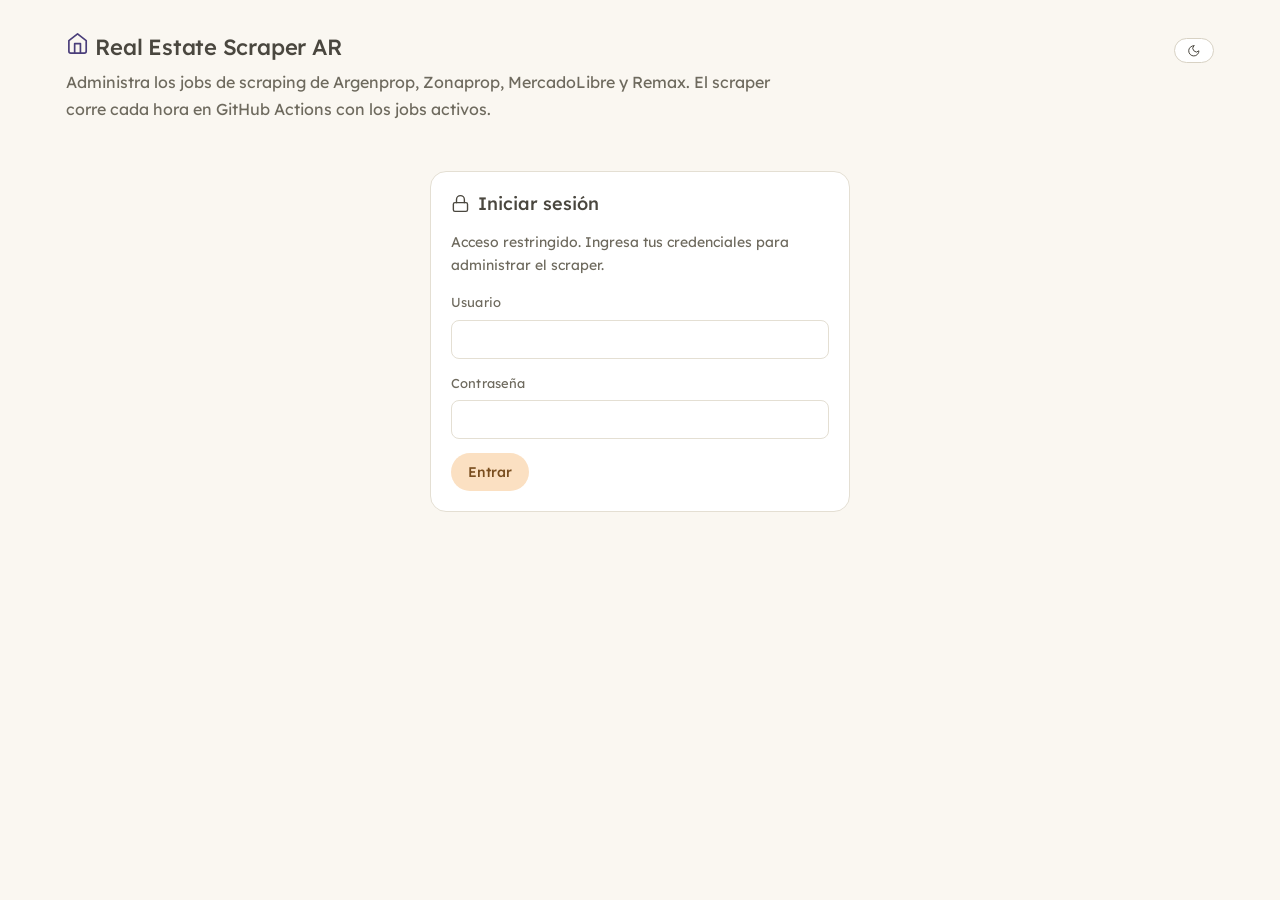
<file: web/index.html>
<!DOCTYPE html>
<html lang="es" data-theme="light">
<head>
<meta charset="UTF-8">
<meta name="viewport" content="width=device-width, initial-scale=1.0">
<title>Real Estate Scraper AR — Administración</title>
<!-- Favicon: casita en color de acento, para reconocer la pestaña del scraper -->
<link rel="icon" href="data:image/svg+xml,%3Csvg xmlns='http://www.w3.org/2000/svg' viewBox='0 0 32 32'%3E%3Crect width='32' height='32' rx='7' fill='%234A3E7A'/%3E%3Cpath d='M6 15.5 L16 6.5 L26 15.5' fill='none' stroke='%23fff' stroke-width='2.4' stroke-linecap='round' stroke-linejoin='round'/%3E%3Cpath d='M8.5 14.5 V25 H23.5 V14.5' fill='none' stroke='%23fff' stroke-width='2.4' stroke-linejoin='round'/%3E%3Crect x='13.5' y='18.5' width='5' height='6.5' rx='0.6' fill='%23fff'/%3E%3C/svg%3E">
<link rel="apple-touch-icon" href="data:image/svg+xml,%3Csvg xmlns='http://www.w3.org/2000/svg' viewBox='0 0 32 32'%3E%3Crect width='32' height='32' rx='7' fill='%234A3E7A'/%3E%3Cpath d='M6 15.5 L16 6.5 L26 15.5' fill='none' stroke='%23fff' stroke-width='2.4' stroke-linecap='round' stroke-linejoin='round'/%3E%3Cpath d='M8.5 14.5 V25 H23.5 V14.5' fill='none' stroke='%23fff' stroke-width='2.4' stroke-linejoin='round'/%3E%3Crect x='13.5' y='18.5' width='5' height='6.5' rx='0.6' fill='%23fff'/%3E%3C/svg%3E">
<link rel="preconnect" href="https://fonts.googleapis.com">
<link rel="preconnect" href="https://fonts.gstatic.com" crossorigin>
<link href="https://fonts.googleapis.com/css2?family=Lexend:wght@400;500&family=JetBrains+Mono:wght@400;500&display=swap" rel="stylesheet">
<link rel="stylesheet" href="styles.css">
</head>
<body>
<header>
  <div class="header-row">
    <h1><span class="ic-lead" data-icon="home"></span> Real Estate Scraper AR</h1>
    <div class="header-actions">
      <button id="theme-toggle" class="btn small" title="Cambiar tema"><span id="theme-icon" data-icon="moon"></span></button>
      <button id="gate-logout" class="btn small hidden" title="Cerrar sesión"><span data-icon="log-out"></span> Salir</button>
    </div>
  </div>
  <p class="subtitle">Administra los jobs de scraping de Argenprop, Zonaprop, MercadoLibre y Remax. El scraper corre cada hora en GitHub Actions con los jobs activos.</p>
</header>

<!-- Pantalla de login -->
<section id="login-section" class="card login-card hidden">
  <h2><span data-icon="lock"></span> Iniciar sesión</h2>
  <p class="status">Acceso restringido. Ingresa tus credenciales para administrar el scraper.</p>
  <form id="login-form">
    <label>Usuario
      <input type="text" id="login-user" autocomplete="username" required>
    </label>
    <label>Contraseña
      <input type="password" id="login-pass" autocomplete="current-password" required>
    </label>
    <div class="row">
      <button type="submit" class="btn primary">Entrar</button>
      <span id="login-status" class="status"></span>
    </div>
  </form>
</section>

<!-- App (visible solo tras el login) -->
<div id="app" class="hidden">

<nav id="tabs" class="hidden">
  <button class="tab active" data-tab="jobs"><span data-icon="settings"></span> Jobs</button>
  <button class="tab" data-tab="top"><span data-icon="star"></span> Top 5</button>
  <button class="tab" data-tab="results"><span data-icon="search"></span> Buscar</button>
  <button class="tab" data-tab="fav"><span data-icon="heart"></span> Me gustan</button>
  <button class="tab" data-tab="risk"><span data-icon="shield"></span> Riesgo</button>
  <button class="tab" data-tab="runs"><span data-icon="clock"></span> Corridas</button>
  <button class="tab" data-tab="conexion"><span data-icon="plug"></span> Conexión</button>
</nav>

<main class="hidden" id="main">

<section id="tab-jobs" class="tab-panel">
  <div class="toolbar">
    <button id="new-job" class="btn primary"><span data-icon="plus"></span> Nuevo job</button>
    <button id="run-now" class="btn"><span data-icon="play"></span> Ejecutar scraper ahora</button>
    <span class="tb-sep" aria-hidden="true"></span>
    <button id="enable-all" class="btn small"><span data-icon="play"></span> Activar todos</button>
    <button id="disable-all" class="btn small"><span data-icon="stop"></span> Detener todos</button>
    <span class="info" tabindex="0" data-tip="Los cambios se guardan solos al crear, editar, detener o eliminar un job. El cron corre cada hora y ejecuta los jobs activos que ya hayan cumplido su frecuencia. Si disparas dos jobs a la vez, el segundo espera en cola (no corren en paralelo para no pisarse los datos)."></span>
    <label class="sort-ctl">Ordenar
      <select id="job-sort">
        <option value="default">por defecto</option>
        <option value="portal">por portal</option>
        <option value="operacion">por operación (alquiler / compra)</option>
        <option value="zona">por zona</option>
        <option value="estado">por estado (activos primero)</option>
      </select>
    </label>
    <span id="jobs-status" class="status"></span>
  </div>
  <div id="run-flow" class="card hidden"></div>
  <div id="jobs-list"></div>

  <div id="job-form-wrap" class="card hidden">
    <h2 id="job-form-title">Nuevo job</h2>
    <form id="job-form">

      <div class="form-section sec-basic">
        <h3><span class="ic-h" data-icon="file-text"></span> Datos básicos</h3>
        <div class="grid">
          <label>Nombre del job
            <span class="info" tabindex="0" data-tip="Un nombre para identificar esta búsqueda en la lista y en los resultados. Ej: 'Alquiler 2 amb Palermo'."></span>
            <input type="text" id="f-name" required placeholder="Alquiler 2 amb Palermo">
          </label>
          <label>Portal
            <span class="info" tabindex="0" data-tip="El sitio inmobiliario donde buscar. Argenprop y Remax son los más confiables desde GitHub Actions. MercadoLibre es el más popular del país. Zonaprop a veces bloquea servidores externos."></span>
            <select id="f-site">
              <option value="argenprop">Argenprop</option>
              <option value="mercadolibre">MercadoLibre Inmuebles</option>
              <option value="remax">Remax</option>
              <option value="zonaprop">Zonaprop (puede bloquear, ver nota)</option>
            </select>
          </label>
          <label>Operación
            <span class="info" tabindex="0" data-tip="Alquiler o compra (venta). Importante: la operación real la define la URL que pegues (busca 'alquiler' o 'venta' en el portal); este campo etiqueta el job y te permite filtrar por operación en la pestaña Buscar."></span>
            <select id="f-operation">
              <option value="alquiler">Alquiler</option>
              <option value="venta">Compra (venta)</option>
            </select>
          </label>
        </div>
        <div class="grid">
          <label>¿Cómo definir la búsqueda?
            <span class="info" tabindex="0" data-tip="'Armar con menús' genera la URL sola a partir del tipo de propiedad y la zona. 'Pegar URL del portal' te deja usar cualquier búsqueda armada en el sitio con sus filtros nativos (recomendado para Remax o búsquedas complejas)."></span>
            <select id="f-mode">
              <option value="menu">Armar con menús</option>
              <option value="url">Pegar URL del portal</option>
            </select>
          </label>
          <label id="wrap-ptype">Tipo de propiedad
            <span class="info" tabindex="0" data-tip="Qué tipo de inmueble buscar. 'PH' es un término argentino: propiedad horizontal, una casa/depto con entrada propia que comparte lote, generalmente sin expensas o muy bajas."></span>
            <select id="f-ptype">
              <option value="departamento">Departamento</option>
              <option value="casa">Casa</option>
              <option value="ph">PH</option>
              <option value="local">Local comercial</option>
              <option value="oficina">Oficina</option>
              <option value="terreno">Terreno</option>
            </select>
          </label>
          <label id="wrap-zone">Zona
            <span class="info" tabindex="0" data-tip="Barrio o ciudad, en minúsculas y con guiones (ej: palermo, villa-urquiza, olivos, la-lucila). Elige una del menú o escribe otra. Para zonas del GBA (Vicente López: Olivos, La Lucila, Florida…) algunos portales piden la URL exacta: si el menú no trae resultados, usa 'Pegar URL'. En Remax la zona se elige en el sitio."></span>
            <input type="text" id="f-zone" placeholder="palermo" list="dl-zones">
            <div id="zone-security" class="zone-sec"></div>
          </label>
        </div>
        <label>URL de búsqueda del portal
          <span class="info" tabindex="0" data-tip="La URL exacta que el scraper visita cada hora. Con 'Armar con menús' se genera sola; con 'Pegar URL' cópiala desde el portal con los filtros del sitio aplicados."></span>
          <input type="url" id="f-url" required placeholder="https://...">
          <small id="site-hint"></small>
        </label>
        <datalist id="dl-zones">
          <option value="capital-federal"><option value="palermo"><option value="belgrano">
          <option value="recoleta"><option value="caballito"><option value="villa-urquiza">
          <option value="almagro"><option value="nunez"><option value="colegiales">
          <option value="villa-crespo"><option value="flores"><option value="san-telmo">
          <option value="puerto-madero"><option value="zona-norte">
          <!-- Vicente López (GBA norte): casas/PH a mejor precio que CABA -->
          <option value="vicente-lopez"><option value="olivos"><option value="la-lucila">
          <option value="florida"><option value="florida-oeste"><option value="munro">
          <option value="carapachay"><option value="villa-martelli"><option value="villa-adelina">
          <option value="san-isidro"><option value="la-plata"><option value="cordoba"><option value="rosario">
        </datalist>
        <div class="grid">
          <label>Páginas a recorrer
            <span class="info" tabindex="0" data-tip="Cuántas páginas de resultados revisar por corrida (cada página trae entre 20 y 48 avisos según el portal). Más páginas = más avisos cubiertos, pero la corrida tarda más."></span>
            <input type="number" id="f-max-pages" min="1" max="10" value="2" list="dl-pages">
          </label>
          <label>Frecuencia
            <span class="info" tabindex="0" data-tip="Cada cuántas horas corre este job. El cron del sistema pasa cada 1 hora (GitHub puede demorarlo algunos minutos) y ejecuta los jobs activos que ya hayan cumplido su frecuencia. 'Ejecutar ahora' ignora la frecuencia."></span>
            <select id="f-every">
              <option value="1">Cada 1 hora</option>
              <option value="2">Cada 2 horas</option>
              <option value="3">Cada 3 horas</option>
              <option value="4">Cada 4 horas</option>
              <option value="6">Cada 6 horas</option>
              <option value="8">Cada 8 horas</option>
              <option value="12">Cada 12 horas</option>
              <option value="24">Una vez por día (24 h)</option>
              <option value="48">Cada 2 días (48 h)</option>
              <option value="72">Cada 3 días (72 h)</option>
              <option value="168">Una vez por semana</option>
              <option value="custom">Personalizada…</option>
            </select>
            <input type="number" id="f-every-custom" class="hidden" min="1" max="720" placeholder="cada cuántas horas" style="margin-top:6px">
          </label>
          <label id="f-weekday-wrap" class="hidden">Día de la semana
            <span class="info" tabindex="0" data-tip="Solo para jobs semanales: el día en que corre (hora UTC). Ej: 'lunes' hace que el job corra únicamente los lunes, a la hora del desfase si la definiste."></span>
            <select id="f-weekday">
              <option value="">Cualquier día (el que toque)</option>
              <option value="0">Lunes</option>
              <option value="1">Martes</option>
              <option value="2">Miércoles</option>
              <option value="3">Jueves</option>
              <option value="4">Viernes</option>
              <option value="5">Sábado</option>
              <option value="6">Domingo</option>
            </select>
          </label>
          <label>Desfase de inicio (opcional)
            <span class="info" tabindex="0" data-tip="Para escalonar varios jobs y que no corran todos a la vez: cada uno arranca en una hora distinta (0–23, hora UTC). Ej: con jobs cada 24 h y desfases 0, 1, 2… corren de a uno por hora. Solo afecta el arranque en el cron; 'Ejecutar ahora' corre igual. Vacío = arranca enseguida."></span>
            <input type="number" id="f-offset" min="0" max="23" placeholder="0–23 (vacío = ya)">
          </label>
          <label>Activo
            <span class="info" tabindex="0" data-tip="Los jobs detenidos quedan guardados pero no corren en el cron. Igual puedes ejecutarlos puntualmente con su botón 'Ejecutar ahora'."></span>
            <select id="f-enabled">
              <option value="true">Sí</option>
              <option value="false">No (detenido)</option>
            </select>
          </label>
        </div>
      </div>

      <div class="form-section sec-price">
        <h3><span class="ic-h" data-icon="banknote"></span> Precio</h3>
        <div class="grid">
          <label>Moneda
            <span class="info" tabindex="0" data-tip="En Argentina los ALQUILERES se publican casi siempre en pesos (ARS) y las VENTAS en dólares (USD). Los alquileres temporarios suelen estar en USD. Si eliges una moneda, los avisos publicados en la otra se descartan."></span>
            <select id="f-currency">
              <option value="">Cualquiera</option>
              <option value="ARS">ARS (pesos)</option>
              <option value="USD">USD (dólares)</option>
            </select>
          </label>
          <label>Precio mínimo
            <span class="info" tabindex="0" data-tip="Precio mínimo en la moneda elegida. Útil para descartar avisos mal cargados o con precio simbólico. Déjalo vacío si no lo necesitas."></span>
            <input type="number" id="f-min-price" min="0" placeholder="ej. 300000">
          </label>
          <label>Precio máximo
            <span class="info" tabindex="0" data-tip="Tope de precio en la moneda elegida. Referencias 2026: alquiler 2 ambientes en CABA ≈ ARS 600.000 a 900.000 por mes; venta de 2 ambientes ≈ USD 80.000 a 150.000. Ojo: el alquiler NO incluye las 'expensas' (gastos comunes del edificio, se pagan aparte todos los meses)."></span>
            <input type="number" id="f-max-price" min="0" placeholder="ej. 900000">
          </label>
          <label>Exigir precio publicado
            <span class="info" tabindex="0" data-tip="Muchos avisos dicen 'consultar precio' (no publican el número). Con 'Sí', esos avisos se descartan."></span>
            <select id="f-require-price">
              <option value="false">No</option>
              <option value="true">Sí</option>
            </select>
          </label>
        </div>
      </div>

      <div class="form-section sec-feat">
        <h3><span class="ic-h" data-icon="ruler"></span> Características</h3>
        <div class="grid">
          <label>Ambientes mín.
            <span class="info" tabindex="0" data-tip="'Ambientes' es el término argentino clave: cuenta el living + los dormitorios (cocina y baño NO cuentan). Monoambiente = estudio (1 ambiente). '2 ambientes' = living + 1 dormitorio. '3 ambientes' = living + 2 dormitorios."></span>
            <input type="number" id="f-min-rooms" min="1" placeholder="ej. 2" list="dl-rooms">
          </label>
          <label>Ambientes máx.
            <span class="info" tabindex="0" data-tip="Tope de ambientes, por si no quieres propiedades muy grandes. Déjalo vacío si no te importa."></span>
            <input type="number" id="f-max-rooms" min="1" list="dl-rooms">
          </label>
          <label>Dormitorios mín.
            <span class="info" tabindex="0" data-tip="Solo cuenta las habitaciones para dormir. Un '2 ambientes' tiene 1 dormitorio; un '3 ambientes' tiene 2. Algunos portales informan dormitorios en vez de ambientes (Remax y MercadoLibre suelen hacerlo)."></span>
            <input type="number" id="f-min-bedrooms" min="1" list="dl-bedrooms">
          </label>
          <label>Baños mín.
            <span class="info" tabindex="0" data-tip="Cantidad mínima de baños (dato estructurado del aviso). El TIPO de baño (en suite, toilette, con bañera…) no viene como dato aparte: fíltralo con los chips de abajo, que buscan esas palabras en el aviso."></span>
            <input type="number" id="f-min-bathrooms" min="1" list="dl-baths">
          </label>
          <label>Superficie mín. (m²)
            <span class="info" tabindex="0" data-tip="Superficie en metros cuadrados. Referencias: monoambiente 25-35 m², 2 ambientes 35-55 m², 3 ambientes 55-80 m², casa chica 100+ m²."></span>
            <input type="number" id="f-min-surface" min="0" placeholder="ej. 45" list="dl-surface">
          </label>
        </div>
        <label class="baths-help">Tipo de baño (se busca por texto en el aviso)
          <span class="info" tabindex="0" data-tip="En Argentina: 'baño completo' = inodoro + lavatorio + bidet + ducha o bañadera (el bidet es estándar). 'Toilette' o medio baño = solo inodoro y lavatorio, sin ducha. 'En suite' = baño privado dentro del dormitorio. Toca un chip para agregarlo a las palabras que DEBE contener."></span>
        </label>
        <div class="chip-row" data-target="f-kw-include">
          <button type="button" class="chip" data-kw="en suite">en suite</button>
          <button type="button" class="chip" data-kw="toilette">toilette</button>
          <button type="button" class="chip" data-kw="baño completo">baño completo</button>
          <button type="button" class="chip" data-kw="bañera">con bañera</button>
          <button type="button" class="chip" data-kw="bañadera">con bañadera</button>
          <button type="button" class="chip" data-kw="hidromasaje">hidromasaje</button>
          <button type="button" class="chip" data-kw="baño de servicio">baño de servicio</button>
        </div>
      </div>

      <div class="form-section sec-kw">
        <h3><span class="ic-h" data-icon="type"></span> Palabras clave</h3>
        <label>Palabras deseadas — al menos una (separadas por coma)
          <span class="info" tabindex="0" data-tip="El aviso pasa si su título o dirección contiene AL MENOS UNA de estas palabras. OJO: solo se busca en el título y la dirección, no en la descripción del aviso (el scraper no la baja), así que datos como el tipo de baño ('toilette') casi nunca aparecen acá — para cantidad de baños usa 'Baños mín.'. Toca los chips o escribe las tuyas separadas por coma."></span>
          <input type="text" id="f-kw-include" placeholder="balcón, luminoso">
        </label>
        <div class="chip-row" data-target="f-kw-include">
          <button type="button" class="chip" data-kw="balcón">balcón</button>
          <button type="button" class="chip" data-kw="luminoso">luminoso</button>
          <button type="button" class="chip" data-kw="amoblado">amoblado</button>
          <button type="button" class="chip" data-kw="cochera">cochera</button>
          <button type="button" class="chip" data-kw="terraza">terraza</button>
          <button type="button" class="chip" data-kw="patio">patio</button>
          <button type="button" class="chip" data-kw="a estrenar">a estrenar</button>
          <button type="button" class="chip" data-kw="pileta">pileta</button>
          <button type="button" class="chip" data-kw="apto profesional">apto profesional</button>
          <button type="button" class="chip" data-kw="apto crédito">apto crédito</button>
          <button type="button" class="chip" data-kw="parrilla">parrilla</button>
          <button type="button" class="chip" data-kw="baulera">baulera</button>
          <button type="button" class="chip" data-kw="suite">suite</button>
          <button type="button" class="chip" data-kw="lavadero">lavadero</button>
          <button type="button" class="chip" data-kw="dependencia">dependencia</button>
          <button type="button" class="chip" data-kw="sum">SUM</button>
          <button type="button" class="chip" data-kw="gimnasio">gimnasio</button>
          <button type="button" class="chip" data-kw="seguridad">seguridad 24h</button>
          <button type="button" class="chip" data-kw="frente">al frente</button>
          <button type="button" class="chip" data-kw="reciclado">reciclado</button>
          <button type="button" class="chip" data-kw="apto mascota">apto mascota</button>
          <button type="button" class="chip" data-kw="jardín">jardín</button>
        </div>
        <label>Palabras que lo EXCLUYEN (separadas por coma)
          <span class="info" tabindex="0" data-tip="Si el aviso contiene ALGUNA de estas palabras, se descarta. Glosario: 'temporario' = alquiler corto amoblado estilo Airbnb (más caro y suele estar en USD); 'pozo' o 'en construcción' = departamento que todavía no existe, se paga por adelantado; 'dueño directo' = sin inmobiliaria."></span>
          <input type="text" id="f-kw-exclude" placeholder="temporario, pozo">
        </label>
        <div class="chip-row" data-target="f-kw-exclude">
          <button type="button" class="chip" data-kw="temporario">temporario</button>
          <button type="button" class="chip" data-kw="temporal">temporal</button>
          <button type="button" class="chip" data-kw="pozo">pozo</button>
          <button type="button" class="chip" data-kw="construcción">construcción</button>
          <button type="button" class="chip" data-kw="oficina">oficina</button>
          <button type="button" class="chip" data-kw="local">local</button>
          <button type="button" class="chip" data-kw="compartido">compartido</button>
          <button type="button" class="chip" data-kw="cochera">cochera</button>
          <button type="button" class="chip" data-kw="planta baja">planta baja</button>
          <button type="button" class="chip" data-kw="interno">interno</button>
          <button type="button" class="chip" data-kw="contrafrente">contrafrente</button>
          <button type="button" class="chip" data-kw="a reciclar">a reciclar</button>
          <button type="button" class="chip" data-kw="dueño directo">dueño directo</button>
          <button type="button" class="chip" data-kw="ph">PH</button>
          <button type="button" class="chip" data-kw="sin ascensor">sin ascensor</button>
          <button type="button" class="chip" data-kw="comercial">comercial</button>
          <button type="button" class="chip" data-kw="lote">lote</button>
          <button type="button" class="chip" data-kw="terreno">terreno</button>
          <button type="button" class="chip" data-kw="galpón">galpón</button>
          <button type="button" class="chip" data-kw="cochera fija">cochera fija</button>
        </div>
      </div>

      <datalist id="dl-pages"><option value="1"><option value="2"><option value="3"><option value="5"></datalist>
      <datalist id="dl-rooms"><option value="1"><option value="2"><option value="3"><option value="4"><option value="5"></datalist>
      <datalist id="dl-bedrooms"><option value="1"><option value="2"><option value="3"><option value="4"></datalist>
      <datalist id="dl-baths"><option value="1"><option value="2"><option value="3"></datalist>
      <datalist id="dl-surface"><option value="30"><option value="40"><option value="50"><option value="60"><option value="80"><option value="100"><option value="120"></datalist>

      <div class="row">
        <button type="submit" class="btn primary">Aceptar</button>
        <button type="button" id="job-cancel" class="btn">Cancelar</button>
      </div>
    </form>
  </div>
</section>

<section id="tab-top" class="tab-panel hidden">
  <div class="card form-section sec-basic">
    <h3><span class="ic-h" data-icon="sliders"></span> Criterios del ranking
      <span class="info" tabindex="0" data-tip="Tú defines qué hace 'mejor' a una propiedad y el Top 5 se rearma al instante con los avisos guardados. 'Para vivir' prioriza por tipo de propiedad: 3 dormitorios (una casa banca 2; PH y depto piden 3), 4+ ambientes, patio/jardín en casa y PH, y que la zona/barrio sean seguros según los datos oficiales de delito. Los precios solo se comparan entre avisos de la misma moneda. Tus preferencias quedan guardadas en este navegador."></span>
    </h3>
    <div class="grid">
      <label>Qué es "mejor" para ti
        <select id="t-criteria">
          <option value="livable">Para vivir (dormitorios, ambientes, patio y seguridad)</option>
          <option value="balanced">Balanceado (precio 50% + superficie 30% + ambientes 20%)</option>
          <option value="price">El precio más bajo</option>
          <option value="ppm2">El mejor precio por m²</option>
          <option value="surface">La mayor superficie</option>
          <option value="recent">Los más recientes</option>
        </select>
      </label>
      <label>Moneda
        <select id="t-currency">
          <option value="">Cualquiera</option>
          <option value="ARS">ARS (pesos)</option>
          <option value="USD">USD (dólares)</option>
        </select>
      </label>
      <label>Precio máximo
        <input type="number" id="t-max-price" min="0" placeholder="sin tope">
      </label>
      <label>Ambientes mín.
        <input type="number" id="t-min-rooms" min="1" list="dl-rooms">
      </label>
      <label>Superficie mín. (m²)
        <input type="number" id="t-min-surface" min="0" list="dl-surface">
      </label>
      <label>Solo con foto
        <select id="t-with-photo">
          <option value="">No importa</option>
          <option value="yes">Sí</option>
        </select>
      </label>
    </div>
    <div class="row">
      <button id="reload-top" class="btn"><span data-icon="refresh"></span> Recargar datos</button>
      <button id="top-clear" class="btn"><span data-icon="x"></span> Limpiar filtros</button>
      <div class="view-toggle" id="view-top" data-section="top" role="group" aria-label="Cambiar vista">
        <button type="button" class="vt-btn" data-view="cards" title="Ver en tarjetas"><span data-icon="grid"></span></button>
        <button type="button" class="vt-btn" data-view="list" title="Ver en lista"><span data-icon="list"></span></button>
      </div>
      <span id="top-status" class="status"></span>
    </div>
  </div>
  <h2 class="top-heading"><span data-icon="home"></span> Top 5 para alquilar</h2>
  <div id="top-rent"></div>
  <h2 class="top-heading"><span data-icon="banknote"></span> Top 5 para comprar</h2>
  <div id="top-buy"></div>
</section>

<section id="tab-results" class="tab-panel hidden">
  <div class="card search-card">
    <h3><span class="ic-h" data-icon="search"></span> Buscar en los avisos guardados</h3>

    <details class="form-section filter-sec">
      <summary><h3><span class="ic-h" data-icon="search"></span> Texto y origen</h3><span class="summary-hint"><span data-icon="chevron-down"></span></span></summary>
      <div class="grid">
        <label>Contiene el texto
          <input type="text" id="s-text" placeholder="palermo, balcón, nombre de calle...">
        </label>
        <label>NO contiene el texto
          <input type="text" id="s-text-exclude" placeholder="pozo, contrafrente...">
        </label>
        <label>Portal
          <select id="s-site"><option value="">Todos</option></select>
        </label>
        <label>Job
          <select id="s-job"><option value="">Todos</option></select>
        </label>
        <label>Operación
          <select id="s-operation">
            <option value="">Todas</option>
            <option value="alquiler">Alquiler</option>
            <option value="venta">Compra (venta)</option>
          </select>
        </label>
      </div>
    </details>

    <details class="form-section filter-sec">
      <summary><h3><span class="ic-h" data-icon="banknote"></span> Precio</h3><span class="summary-hint"><span data-icon="chevron-down"></span></span></summary>
      <div class="grid">
        <label>Moneda
          <select id="s-currency">
            <option value="">Todas</option>
            <option value="ARS">ARS (pesos)</option>
            <option value="USD">USD (dólares)</option>
          </select>
        </label>
        <label>Precio desde
          <input type="number" id="s-min-price" min="0">
        </label>
        <label>Precio hasta
          <input type="number" id="s-max-price" min="0">
        </label>
        <label>Solo con precio publicado
          <select id="s-require-price">
            <option value="">No importa</option>
            <option value="yes">Sí</option>
          </select>
        </label>
      </div>
    </details>

    <details class="form-section filter-sec">
      <summary><h3><span class="ic-h" data-icon="ruler"></span> Características</h3><span class="summary-hint"><span data-icon="chevron-down"></span></span></summary>
      <div class="grid">
        <label>Ambientes mín.
          <input type="number" id="s-min-rooms" min="1" list="dl-rooms">
        </label>
        <label>Ambientes máx.
          <input type="number" id="s-max-rooms" min="1" list="dl-rooms">
        </label>
        <label>Dormitorios mín.
          <input type="number" id="s-min-bedrooms" min="1" list="dl-bedrooms">
        </label>
        <label>Baños mín.
          <input type="number" id="s-min-bathrooms" min="1" list="dl-baths">
        </label>
        <label>Superficie mín. (m²)
          <input type="number" id="s-min-surface" min="0" list="dl-surface">
        </label>
        <label>Superficie máx. (m²)
          <input type="number" id="s-max-surface" min="0" list="dl-surface">
        </label>
        <label>Solo con foto
          <select id="s-with-photo">
            <option value="">No importa</option>
            <option value="yes">Sí</option>
          </select>
        </label>
      </div>
    </details>

    <details class="form-section filter-sec">
      <summary><h3><span class="ic-h" data-icon="calendar"></span> Fecha y orden</h3><span class="summary-hint"><span data-icon="chevron-down"></span></span></summary>
      <div class="grid">
        <label>Visto desde
          <input type="date" id="s-since">
        </label>
        <label>Solo mis favoritos
          <select id="s-only-fav">
            <option value="">No</option>
            <option value="yes">Sí</option>
          </select>
        </label>
        <label>Señales de riesgo
          <span class="info" tabindex="0" data-tip="Filtra por las advertencias automáticas y las tuyas. 'Ocultar riesgo alto' esconde los avisos con alguna señal roja (precio anzuelo, publicación eterna, frase de alerta, zona de inseguridad alta)."></span>
          <select id="s-risk">
            <option value="">Mostrar todo</option>
            <option value="flagged">Solo con señales</option>
            <option value="hide-high">Ocultar riesgo alto</option>
            <option value="only-high">Solo riesgo alto</option>
          </select>
        </label>
        <label>Ordenar por
          <select id="s-sort">
            <option value="recent">Más recientes primero</option>
            <option value="price_asc">Precio: menor a mayor</option>
            <option value="price_desc">Precio: mayor a menor</option>
            <option value="ppm2_asc">Precio por m²: menor a mayor</option>
            <option value="surface_desc">Superficie: mayor a menor</option>
            <option value="oldest">Más tiempo publicadas primero</option>
          </select>
        </label>
      </div>
    </details>

    <div class="row">
      <button id="search-clear" class="btn"><span data-icon="x"></span> Limpiar filtros</button>
      <button id="reload-results" class="btn"><span data-icon="refresh"></span> Recargar datos</button>
      <button id="clear-history" class="btn danger"><span data-icon="trash"></span> Vaciar histórico</button>
      <div class="view-toggle" id="view-search" data-section="search" role="group" aria-label="Cambiar vista">
        <button type="button" class="vt-btn" data-view="cards" title="Ver en tarjetas"><span data-icon="grid"></span></button>
        <button type="button" class="vt-btn" data-view="list" title="Ver en lista"><span data-icon="list"></span></button>
      </div>
      <span id="results-status" class="status"></span>
    </div>
  </div>
  <div id="results-list"></div>
</section>

<section id="tab-fav" class="tab-panel hidden">
  <div class="toolbar">
    <button id="reload-fav" class="btn"><span data-icon="refresh"></span> Recargar</button>
    <span class="info" tabindex="0" data-tip="Tus avisos guardados con el corazón (desde Buscar o Top 5). Se commitean a data/favorites.json del repo, así no se pierden aunque cambies de navegador o el aviso desaparezca del histórico."></span>
    <div class="view-toggle" id="view-fav" data-section="fav" role="group" aria-label="Cambiar vista">
      <button type="button" class="vt-btn" data-view="cards" title="Ver en tarjetas"><span data-icon="grid"></span></button>
      <button type="button" class="vt-btn" data-view="list" title="Ver en lista"><span data-icon="list"></span></button>
    </div>
    <span id="fav-status" class="status"></span>
  </div>
  <div id="fav-list"></div>
</section>

<section id="tab-risk" class="tab-panel hidden">
  <div class="card">
    <h3><span class="ic-h" data-icon="shield"></span> Señales de riesgo</h3>
    <p class="status">Las advertencias son ayudas para mirar con cuidado, no veredictos. Unas se calculan solas con los datos del aviso; otras dependen de tu criterio.</p>
    <div class="risk-legend">
      <div><span class="flag flag-high"><span data-icon="alert"></span> Riesgo alto</span> precio anzuelo, publicación eterna, frase de alerta, villa, o zona de inseguridad alta.</div>
      <div><span class="flag flag-med"><span data-icon="alert"></span> Atención</span> publicada hace bastante, o zona de inseguridad media.</div>
      <div><span class="flag flag-low"><span data-icon="info"></span> Menor</span> una sola foto, sin precio, o una nota tuya.</div>
    </div>
  </div>

  <div class="card">
    <h3><span class="ic-h" data-icon="map-pin"></span> Mapa de inseguridad
      <span class="info" tabindex="0" data-tip="CABA coloreada por delitos según los datos abiertos del GCBA (Mapa del Delito). Cambia entre vista por comuna (delitos cada 100.000 habitantes) y por barrio (total de registros). Toca una zona para ver el desglose de delitos y la evolución por año. Se actualiza una vez por mes."></span>
    </h3>
    <div class="map-controls">
      <div class="seg" id="map-mode">
        <button class="seg-btn active" data-map-mode="comuna">Por comuna</button>
        <button class="seg-btn" data-map-mode="barrio">Por barrio</button>
      </div>
      <button id="crime-refresh" class="btn small"><span data-icon="refresh"></span> Actualizar datos</button>
      <span id="crime-updated" class="status"></span>
    </div>
    <p class="status" id="crime-meta"></p>
    <p class="status" id="crime-status"></p>
    <div class="job-flow" id="crime-flow"></div>
    <div class="crime-map-wrap">
      <div id="crime-map"></div>
      <div id="comuna-detail" class="comuna-detail"></div>
    </div>
    <div class="map-legend">
      <span class="flag flag-high">Inseguridad alta</span>
      <span class="flag flag-med">Media</span>
      <span class="flag flag-low">Baja</span>
      <span class="flag flag-na">Sin datos</span>
    </div>
  </div>

  <div class="card form-section sec-feat">
    <h3><span class="ic-h" data-icon="map-pin"></span> Mapa de seguridad por zona (lo mantienes tú)
      <span class="info" tabindex="0" data-tip="No existe una fuente pública y confiable de inseguridad por barrio, así que este mapa lo armas tú según lo que conoces. La app marca cada aviso cuya dirección o barrio coincida con una zona cargada acá. Se guarda en data/zones.json del repo."></span>
    </h3>
    <div class="row">
      <input type="text" id="zone-name" placeholder="barrio o zona (ej: constitución)" style="flex:2">
      <select id="zone-level" style="flex:1">
        <option value="alta">Inseguridad alta</option>
        <option value="media">Inseguridad media</option>
        <option value="baja">Inseguridad baja (tranquila)</option>
      </select>
      <button id="zone-add" class="btn primary"><span data-icon="plus"></span> Agregar zona</button>
    </div>
    <div id="zones-list"></div>
    <p id="zones-status" class="status"></p>
  </div>
</section>

<!-- Modal de nota por propiedad -->
<div id="note-modal" class="modal-back hidden">
  <div class="card modal-card">
    <h3><span class="ic-h" data-icon="pencil"></span> Tu nota sobre esta propiedad</h3>
    <p class="status" id="note-target"></p>
    <label>Nivel que le pones tú
      <select id="note-level">
        <option value="">Sin nivel (solo nota)</option>
        <option value="high">Riesgo alto</option>
        <option value="med">Atención</option>
        <option value="low">Menor</option>
      </select>
    </label>
    <label>Nota (ej: "no contestan", "reseñas malas del edificio", "sobre avenida ruidosa")
      <textarea id="note-text" rows="3"></textarea>
    </label>
    <div class="row">
      <button id="note-save" class="btn primary">Guardar nota</button>
      <button id="note-delete" class="btn danger">Quitar</button>
      <button id="note-cancel" class="btn">Cancelar</button>
      <span id="note-status" class="status"></span>
    </div>
  </div>
</div>

<section id="tab-runs" class="tab-panel hidden">
  <div id="runs-summary" class="runs-summary"></div>
  <div class="toolbar">
    <button id="reload-runs" class="btn"><span data-icon="refresh"></span> Recargar</button>
    <button id="select-runs" class="btn"><span data-icon="copy"></span> Seleccionar</button>
    <span id="runs-status" class="status"></span>
  </div>
  <div id="runs-bulk" class="bulk-bar hidden">
    <label class="bulk-all"><input type="checkbox" id="runs-check-all"> Todas</label>
    <span id="runs-sel-count" class="status">0 seleccionadas</span>
    <span class="bulk-spacer"></span>
    <button id="bulk-del-data" class="btn small danger" disabled><span data-icon="trash"></span> Borrar datos</button>
    <button id="bulk-del-runs" class="btn small" disabled><span data-icon="list-x"></span> Borrar corridas</button>
    <button id="bulk-cancel" class="btn small">Cancelar</button>
  </div>
  <div id="runs-list"></div>
  <div class="row"><button id="runs-more" class="btn hidden"><span data-icon="chevron-down"></span> Cargar más corridas</button></div>
</section>

<section id="tab-conexion" class="tab-panel hidden">
  <details id="auth-details" class="card auth-details" open>
    <summary>
      <span id="auth-dot" class="dot red"></span>
      <span id="auth-summary-text">Sin conexión con GitHub</span>
      <span class="summary-hint">detalles <span data-icon="chevron-down"></span></span>
    </summary>
    <div class="details-body">
      <p>Para <strong>ver</strong> los avisos no hace falta nada (el repo es público). Para <strong>editar/ejecutar</strong> jobs o guardar favoritos, conecta un <a href="https://github.com/settings/personal-access-tokens/new" target="_blank" rel="noopener">fine-grained personal access token</a> con acceso a <strong>este repositorio</strong> y permisos <code>Contents: Read and write</code> y <code>Actions: Read and write</code>. Se guarda solo en tu navegador (localStorage).</p>
      <div class="row">
        <input type="password" id="token-input" placeholder="github_pat_...">
        <button id="token-save" class="btn primary">Conectar</button>
        <button id="token-clear" class="btn danger hidden">Desconectar</button>
      </div>
      <p id="auth-status" class="status"></p>
    </div>
  </details>

  <div class="card usage-card">
    <div class="usage-head">
      <h3><span class="ic-h" data-icon="gauge"></span> Consumo</h3>
      <button id="usage-refresh" class="btn small"><span data-icon="refresh"></span> Actualizar</button>
    </div>

    <div class="usage-block">
      <div class="usage-title"><span data-icon="zap"></span> ScraperAPI · créditos del mes</div>
      <div id="usage-scraper"><p class="status">Cargando…</p></div>
    </div>

    <div class="usage-block">
      <div class="usage-title"><span data-icon="settings"></span> GitHub Actions · uso del scraper</div>
      <div id="usage-actions"><p class="status">Cargando…</p></div>
    </div>
  </div>
</section>

</main>

<footer>
  <p>Los jobs se guardan en <code>jobs.json</code> del repo. El scraper corre cada hora (cron de GitHub Actions) y también puedes dispararlo al instante con "Ejecutar ahora".</p>
</footer>

</div><!-- /app -->

<script src="app.js"></script>
</body>
</html>
</file>
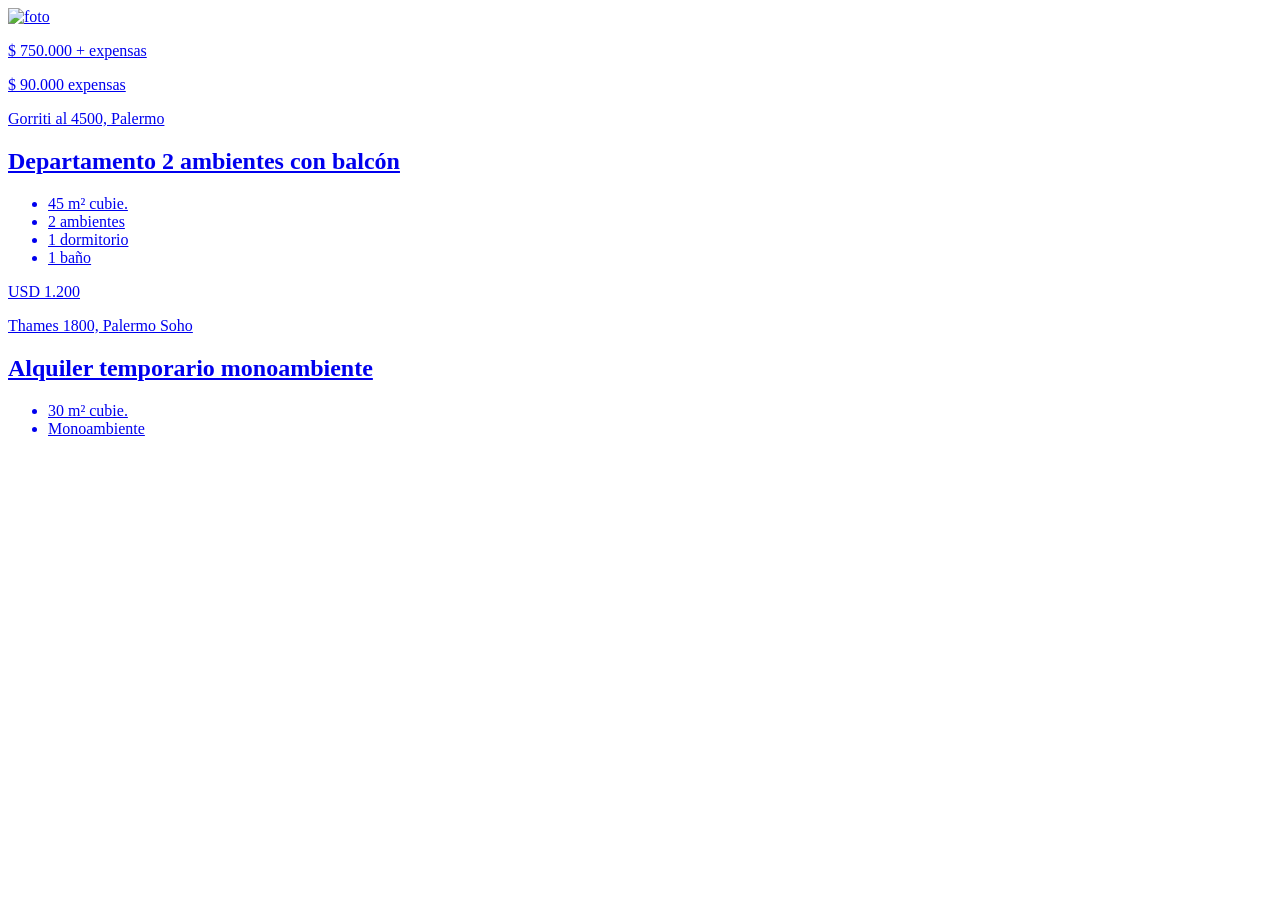
<file: tests/fixtures/argenprop.html>
<!DOCTYPE html>
<html lang="es">
<body>
<div class="listing__items">
  <div class="listing__item">
    <a class="card" href="/departamento-en-alquiler-en-palermo-2-ambientes--13712456">
      <div class="card__photo">
        <img data-src="https://static1.sosiva451.com/foto1.jpg" alt="foto">
      </div>
      <div class="card__details">
        <p class="card__price"><span class="card__currency">$</span> 750.000 <span class="card__noexpenses">+ expensas</span></p>
        <p class="card__common-expenses">$ 90.000 expensas</p>
        <p class="card__address">Gorriti al 4500, Palermo</p>
        <h2 class="card__title">Departamento 2 ambientes con balcón</h2>
        <ul class="card__main-features">
          <li><span>45 m² cubie.</span></li>
          <li><span>2 ambientes</span></li>
          <li><span>1 dormitorio</span></li>
          <li><span>1 baño</span></li>
        </ul>
      </div>
    </a>
  </div>
  <div class="listing__item">
    <a class="card" href="/departamento-en-alquiler-temporario-en-palermo--13800001">
      <div class="card__details">
        <p class="card__price"><span class="card__currency">USD</span> 1.200</p>
        <p class="card__address">Thames 1800, Palermo Soho</p>
        <h2 class="card__title">Alquiler temporario monoambiente</h2>
        <ul class="card__main-features">
          <li><span>30 m² cubie.</span></li>
          <li><span>Monoambiente</span></li>
        </ul>
      </div>
    </a>
  </div>
</div>
</body>
</html>
</file>
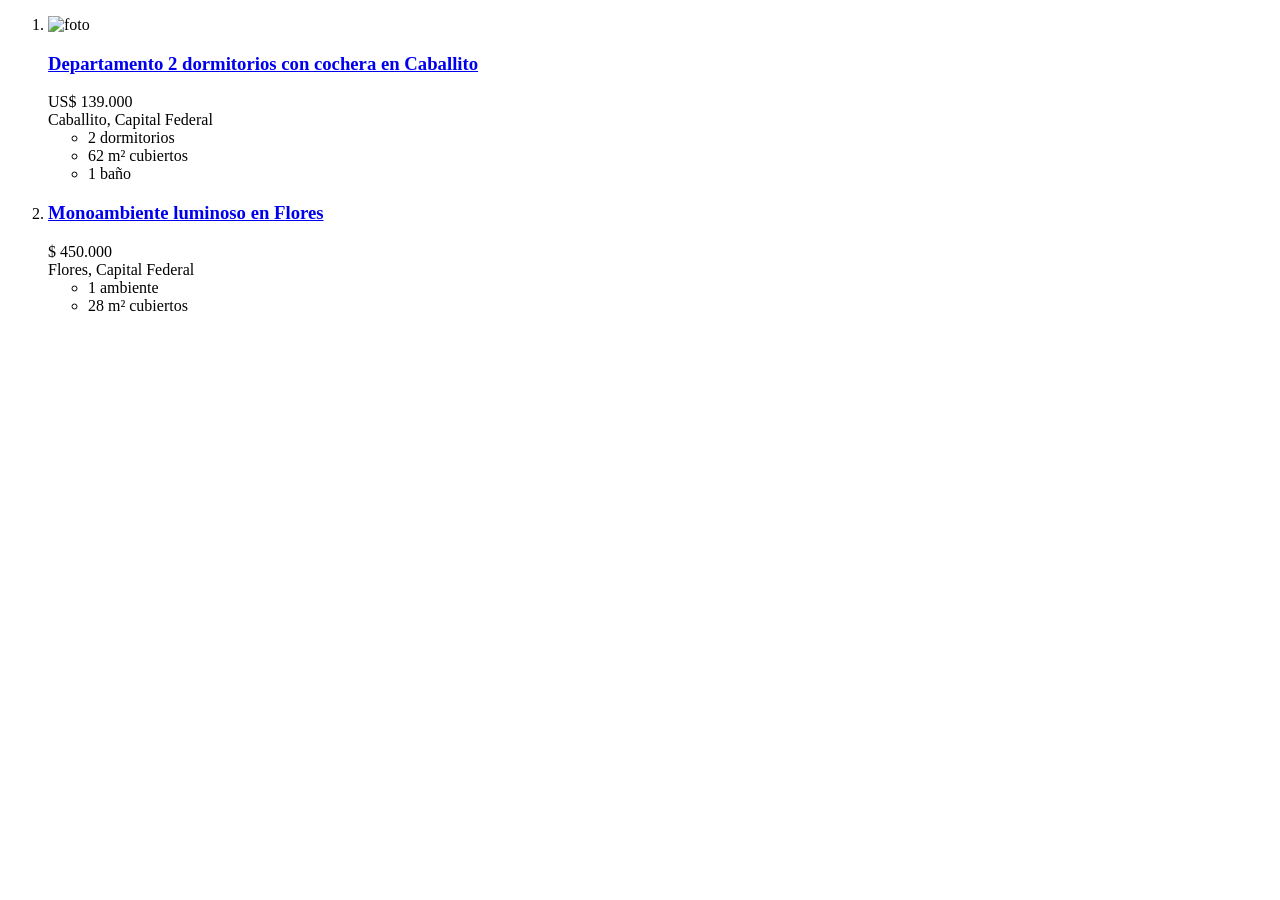
<file: tests/fixtures/mercadolibre.html>
<!DOCTYPE html>
<html lang="es">
<body>
<ol class="ui-search-layout">
  <li class="ui-search-layout__item">
    <div class="poly-card">
      <img data-src="https://http2.mlstatic.com/foto1.jpg" alt="foto">
      <h3 class="poly-component__title-wrapper">
        <a class="poly-component__title" href="https://departamento.mercadolibre.com.ar/MLA-1462223344-departamento-2-dormitorios-caballito-_JM#position=1">Departamento 2 dormitorios con cochera en Caballito</a>
      </h3>
      <div class="poly-price__current">
        <span class="andes-money-amount">
          <span class="andes-money-amount__currency-symbol">US$</span>
          <span class="andes-money-amount__fraction">139.000</span>
        </span>
      </div>
      <span class="poly-component__location">Caballito, Capital Federal</span>
      <ul class="poly-attributes-list">
        <li class="poly-attributes-list__item">2 dormitorios</li>
        <li class="poly-attributes-list__item">62 m² cubiertos</li>
        <li class="poly-attributes-list__item">1 baño</li>
      </ul>
    </div>
  </li>
  <li class="ui-search-layout__item">
    <div class="poly-card">
      <h3 class="poly-component__title-wrapper">
        <a class="poly-component__title" href="https://departamento.mercadolibre.com.ar/MLA-1499887766-monoambiente-flores-_JM">Monoambiente luminoso en Flores</a>
      </h3>
      <div class="poly-price__current">
        <span class="andes-money-amount">
          <span class="andes-money-amount__currency-symbol">$</span>
          <span class="andes-money-amount__fraction">450.000</span>
        </span>
      </div>
      <span class="poly-component__location">Flores, Capital Federal</span>
      <ul class="poly-attributes-list">
        <li class="poly-attributes-list__item">1 ambiente</li>
        <li class="poly-attributes-list__item">28 m² cubiertos</li>
      </ul>
    </div>
  </li>
</ol>
</body>
</html>
</file>
<file: web/styles.css>
/* ============================================================
   Sistema de diseño "warm study" — calmo, plano, para lectura larga.
   Todos los colores viven en tokens; el tema se cambia sin reescribir
   componentes. Sin sombras ni gradientes: profundidad = borde 1px + color.
   ============================================================ */

:root {
  /* --- Superficies (tema claro, default) --- */
  --bg: #FAF7F1;          /* hueso */
  --card: #FFFFFF;
  --surface-soft: #F3EFE4;
  --card2: var(--surface-soft);   /* alias legado */
  --border: #E4DFD3;
  --border-strong: #D8D2C4;

  /* --- Texto (nunca negro puro) --- */
  --text: #4A473F;
  --text-soft: #6E6A5E;
  --text-faint: #8A8577;

  /* --- Acento violeta (primario) --- */
  --accent: #4A3E7A;
  --accent-strong: #3C2F66;
  --accent-soft: #D9D3EF;
  --accent-ink: #FFFFFF;          /* texto sobre relleno de acento */

  /* --- Verde (éxito / secundario) --- */
  --success: #1F6B4F;
  --success-container: #C8EBDD;

  /* --- Durazno (CTA, solo botones) --- */
  --cta-bg: #FBE0C2;
  --cta-text: #7A4E1F;
  --cta-hover: #F6D3AC;

  /* --- Estados --- */
  --warn: #7A4E1F;
  --warn-container: #F4E6D2;
  --danger: #9B4A3A;
  --danger-container: #F4DED4;

  --code-bg: #F5F1E8;

  /* --- Escala del mapa de inseguridad (rojo/ámbar/verde cálidos) --- */
  --map-alto: #C15B47;
  --map-medio: #D89A4E;
  --map-bajo: #4E9E76;
  --map-na: #D8D2C4;

  /* --- Operación: alquiler = celeste sereno, compra = lavanda sublime.
     Colores calmos, de poco ruido, que solo tiñen borde y chip. --- */
  --op-rent-bg: #E6F0F7;
  --op-rent-ink: #3D6789;
  --op-rent-line: #B9D5E7;
  --op-buy-bg: #EEEAF6;
  --op-buy-ink: #5E4F8E;
  --op-buy-line: #D3CAEA;

  /* --- Elevación al pasar el mouse (sutil, tinte cálido de acento) --- */
  --card-lift-shadow: 0 12px 26px -14px rgba(74, 62, 122, 0.30);

  /* --- Radios / espaciado / movimiento --- */
  --r-sm: 8px;
  --r-md: 12px;
  --r-lg: 16px;
  --r-pill: 9999px;
  --radius: var(--r-lg);
  --ease: cubic-bezier(0.2, 0, 0, 1);
  --dur: 150ms;

  color-scheme: light;
}

:root[data-theme="light"] { color-scheme: light; }

:root[data-theme="dark"] {
  --bg: #211E19;
  --card: #26221C;
  --surface-soft: #35302A;
  --border: #3E382F;
  --border-strong: #524B3E;

  --text: #ECE6D9;
  --text-soft: #C7BFAE;
  --text-faint: #ABA492;

  --accent: #C6BCEC;
  --accent-strong: #C6BCEC;
  --accent-soft: #3B3460;
  --accent-ink: #241F35;          /* texto oscuro sobre lila */

  --success: #82C7A6;
  --success-container: #2C4A3E;

  --cta-bg: #E9C58F;
  --cta-text: #3E2C14;
  --cta-hover: #F0D2A6;

  --warn: #E9C58F;
  --warn-container: #4A3A24;
  --danger: #E7A99A;
  --danger-container: #4A322B;

  --code-bg: #1A1713;

  --map-alto: #C96650;
  --map-medio: #D8A05C;
  --map-bajo: #56A67E;
  --map-na: #3E382F;

  --op-rent-bg: #28323B;
  --op-rent-ink: #9FC4DD;
  --op-rent-line: #3C5061;
  --op-buy-bg: #312B47;
  --op-buy-ink: #C3B7E8;
  --op-buy-line: #463D63;

  --card-lift-shadow: 0 14px 30px -14px rgba(0, 0, 0, 0.60);

  color-scheme: dark;
}

/* ============================================================
   Base
   ============================================================ */

* { box-sizing: border-box; }

html { -webkit-text-size-adjust: 100%; }

body {
  margin: 0 auto;
  max-width: min(1560px, 94vw);
  padding: 32px 28px 80px;
  background: var(--bg);
  color: var(--text);
  font-family: "Lexend", system-ui, -apple-system, "Segoe UI", Roboto, sans-serif;
  font-weight: 400;
  font-size: 16px;
  line-height: 1.68;
  transition: background var(--dur) var(--ease), color var(--dur) var(--ease);
}

h1, h2, h3 { font-weight: 500; line-height: 1.35; text-wrap: balance; }
h1 { margin: 0 0 6px; font-size: 22px; letter-spacing: -0.01em; }
h2 { font-size: 18px; }
h3 { font-size: 17px; }

p { max-width: 72ch; }

a { color: var(--accent); text-decoration: none; border-bottom: 1px solid transparent; transition: border-color var(--dur) var(--ease); }
a:hover { border-bottom-color: currentColor; }

code, kbd, .mono {
  font-family: "JetBrains Mono", "Fira Code", "SF Mono", Consolas, monospace;
}
code {
  background: var(--code-bg);
  color: var(--text);
  padding: 1px 6px;
  border-radius: var(--r-sm);
  font-size: 0.86em;
}

.subtitle { color: var(--text-soft); margin: 0 0 24px; font-size: 16px; }
small { color: var(--text-soft); display: block; margin-top: 4px; font-size: 13px; line-height: 1.5; }

.hidden { display: none !important; }

header { margin-bottom: 24px; }
.header-row { display: flex; justify-content: space-between; align-items: center; gap: 12px; }
.header-actions { display: flex; gap: 8px; }

footer { margin-top: 40px; color: var(--text-faint); font-size: 13px; }
footer p { max-width: none; }

/* ============================================================
   Íconos de línea (estilo Lucide)
   ============================================================ */

.ic {
  width: 1.05em;
  height: 1.05em;
  flex-shrink: 0;
  vertical-align: -0.15em;
  stroke: currentColor;
}
[data-icon] { display: inline-flex; align-items: center; }
.ic-lead { color: var(--accent); }
.ic-h { color: var(--accent); }
.sec-price .ic-h { color: var(--success); }
.sec-feat .ic-h { color: var(--accent-strong); }
.sec-kw .ic-h { color: var(--warn); }

/* ============================================================
   Superficies
   ============================================================ */

.card {
  background: var(--card);
  border: 1px solid var(--border);
  border-radius: var(--r-lg);
  padding: 20px;
  margin-bottom: 18px;
}
.card > h2 { margin-top: 0; }
.card > h3 { margin-top: 0; color: var(--text); }

/* ============================================================
   Formularios
   ============================================================ */

.row { display: flex; gap: 10px; align-items: center; flex-wrap: wrap; margin-top: 10px; }

.grid {
  display: grid;
  grid-template-columns: repeat(auto-fit, minmax(200px, 1fr));
  gap: 14px;
  margin-bottom: 12px;
}

label {
  display: block;
  font-size: 13px;
  color: var(--text-soft);
  letter-spacing: 0.01em;
}

input, select, textarea {
  width: 100%;
  margin-top: 6px;
  padding: 9px 11px;
  border-radius: var(--r-sm);
  border: 1px solid var(--border);
  background: var(--card);
  color: var(--text);
  font-family: inherit;
  font-size: 15px;
  transition: border-color var(--dur) var(--ease), background var(--dur) var(--ease);
}
textarea { resize: vertical; line-height: 1.5; }
input::placeholder, textarea::placeholder { color: var(--text-faint); }
input:hover, select:hover, textarea:hover { border-color: var(--border-strong); }
input:focus, select:focus, textarea:focus {
  outline: none;
  border-color: var(--accent);
  box-shadow: 0 0 0 1px var(--accent);
}
input[readonly] { background: var(--surface-soft); color: var(--text-soft); }

/* ============================================================
   Botones
   ============================================================ */

.btn {
  display: inline-flex;
  align-items: center;
  gap: 7px;
  padding: 9px 16px;
  border-radius: var(--r-pill);
  border: 1px solid var(--border-strong);
  background: var(--card);
  color: var(--text);
  cursor: pointer;
  font-family: inherit;
  font-size: 14px;
  font-weight: 500;
  white-space: nowrap;
  transition: background var(--dur) var(--ease), border-color var(--dur) var(--ease), color var(--dur) var(--ease);
}
.btn:hover:not(:disabled) { background: var(--surface-soft); border-color: var(--text-faint); }
.btn:focus-visible { outline: 2px solid var(--accent); outline-offset: 2px; }
.btn:disabled { opacity: 0.5; cursor: not-allowed; }

/* Primario / CTA: durazno + texto oscuro (nunca blanco sobre pastel) */
.btn.primary {
  background: var(--cta-bg);
  border-color: transparent;
  color: var(--cta-text);
}
.btn.primary:hover:not(:disabled) { background: var(--cta-hover); border-color: transparent; }

/* Éxito / peligro: contenedor pastel + texto del mismo tono oscuro */
.btn.success {
  background: var(--success-container);
  border-color: transparent;
  color: var(--success);
}
.btn.success:hover:not(:disabled) { background: color-mix(in srgb, var(--success-container) 80%, var(--text)); }
.btn.danger {
  background: var(--danger-container);
  border-color: transparent;
  color: var(--danger);
}
.btn.danger:hover:not(:disabled) { background: color-mix(in srgb, var(--danger-container) 82%, var(--text)); border-color: transparent; }
.btn.small { padding: 5px 12px; font-size: 13px; }

/* ============================================================
   Estado (mensajes)
   ============================================================ */

.status { font-size: 14px; color: var(--text-soft); }
.status.ok { color: var(--success); }
.status.error { color: var(--danger); }

/* ============================================================
   Login
   ============================================================ */

.login-card { max-width: 420px; margin: 48px auto; }
.login-card h2 { display: flex; align-items: center; gap: 8px; }
.login-card label { margin-bottom: 14px; }

/* ============================================================
   Conexión con GitHub (semáforo desplegable)
   ============================================================ */

.auth-details { padding: 0; overflow: hidden; }
.auth-details summary {
  display: flex;
  align-items: center;
  gap: 10px;
  padding: 15px 20px;
  cursor: pointer;
  list-style: none;
  user-select: none;
  font-weight: 500;
}
.auth-details summary::-webkit-details-marker { display: none; }
.summary-hint {
  margin-left: auto;
  color: var(--text-faint);
  font-weight: 400;
  font-size: 13px;
  display: inline-flex;
  align-items: center;
  gap: 4px;
}
.auth-details[open] summary { border-bottom: 1px solid var(--border); }
.auth-details[open] .summary-hint .ic { transform: rotate(180deg); }
.auth-details .details-body { padding: 16px 20px; }

.dot {
  width: 11px;
  height: 11px;
  border-radius: 50%;
  flex-shrink: 0;
  border: 1px solid transparent;
}
.dot.green { background: var(--success); }
.dot.yellow { background: var(--warn); }
.dot.red { background: var(--danger); }
.dot.muted { background: var(--text-faint); }

/* Puntito "encendido": halo suave que late para saber que el job está activo */
.live-dot {
  box-shadow: 0 0 0 0 color-mix(in srgb, var(--success) 55%, transparent);
  animation: live-glow 2.4s ease-out infinite;
}
@keyframes live-glow {
  0%   { box-shadow: 0 0 0 0 color-mix(in srgb, var(--success) 55%, transparent); }
  70%  { box-shadow: 0 0 0 6px color-mix(in srgb, var(--success) 0%, transparent); }
  100% { box-shadow: 0 0 0 0 color-mix(in srgb, var(--success) 0%, transparent); }
}
@media (prefers-reduced-motion: reduce) { .live-dot { animation: none; } }

/* Chip de estado EN VIVO de la corrida del job (en cola / corriendo / listo) */
.job-live:empty { display: none; }
.job-live {
  display: inline-flex;
  align-items: center;
  gap: 4px;
  font-size: 11px;
  padding: 1px 8px;
  border-radius: var(--r-pill);
  font-weight: 500;
}
.job-live .ic { width: 0.9em; height: 0.9em; }
.job-live.queued { background: var(--warn-container); color: var(--warn); }
.job-live.running { background: var(--success-container); color: var(--success); }
.job-live.done { background: var(--success-container); color: var(--success); }
.job-live.failed { background: var(--danger-container); color: var(--danger); }
.job-live.running .ic { animation: spin 1s linear infinite; }
@keyframes spin { to { transform: rotate(360deg); } }
@media (prefers-reduced-motion: reduce) { .job-live.running .ic { animation: none; } }

/* ============================================================
   Tabs
   ============================================================ */

nav#tabs {
  display: flex;
  gap: 4px;
  margin-bottom: 20px;
  border-bottom: 1px solid var(--border);
  flex-wrap: wrap;
}
.tab {
  display: inline-flex;
  align-items: center;
  gap: 7px;
  padding: 10px 16px;
  border: 1px solid transparent;
  border-bottom: none;
  border-radius: var(--r-md) var(--r-md) 0 0;
  background: transparent;
  color: var(--text-soft);
  cursor: pointer;
  font-family: inherit;
  font-size: 14px;
  font-weight: 400;
  margin-bottom: -1px;
  transition: color var(--dur) var(--ease), background var(--dur) var(--ease);
}
.tab:hover { color: var(--text); background: var(--surface-soft); }
.tab.active {
  background: var(--card);
  border-color: var(--border);
  color: var(--accent);
  font-weight: 500;
}
.tab .ic { color: currentColor; }

/* ============================================================
   Toolbar
   ============================================================ */

.toolbar { display: flex; gap: 10px; align-items: center; flex-wrap: wrap; margin-bottom: 16px; }

/* ============================================================
   Jobs
   ============================================================ */

.job-card {
  background: var(--card);
  border: 1px solid var(--border);
  border-radius: var(--r-lg);
  margin-bottom: 10px;
  overflow: hidden;
  transition: border-color var(--dur) var(--ease), transform var(--dur) var(--ease), box-shadow var(--dur) var(--ease);
}
.job-card.disabled { opacity: 0.62; }
.job-card summary {
  display: flex;
  align-items: center;
  gap: 8px;
  padding: 14px 18px;
  cursor: pointer;
  list-style: none;
  user-select: none;
}
.job-card summary::-webkit-details-marker { display: none; }
.job-card summary .job-name { font-weight: 500; }
.job-card[open] summary { border-bottom: 1px solid var(--border); }
.job-card[open] summary .summary-hint .ic { transform: rotate(180deg); }
.job-card .details-body { padding: 14px 18px; }
.job-card .details-body .row { margin-top: 12px; }
.job-card .meta { font-size: 13px; color: var(--text-soft); word-break: break-all; line-height: 1.5; }

/* ============================================================
   Badges / chips
   ============================================================ */

.badge {
  display: inline-flex;
  align-items: center;
  gap: 4px;
  font-size: 12px;
  padding: 2px 10px;
  border-radius: var(--r-pill);
  background: var(--surface-soft);
  border: 1px solid var(--border);
  color: var(--text-soft);
  margin-right: 6px;
  white-space: nowrap;
}
.badge .ic { width: 0.95em; height: 0.95em; }
.badge.on { background: var(--success-container); border-color: transparent; color: var(--success); }
.badge.off { background: var(--warn-container); border-color: transparent; color: var(--warn); }
.badge.run-ok { background: var(--success-container); border-color: transparent; color: var(--success); }
.badge.run-warn { background: var(--warn-container); border-color: transparent; color: var(--warn); cursor: help; }
.badge.run-bad { background: var(--danger-container); border-color: transparent; color: var(--danger); }

/* Chip de operación: tiñe alquiler (celeste) y compra (lavanda). */
.badge.op-rent { background: var(--op-rent-bg); border-color: var(--op-rent-line); color: var(--op-rent-ink); }
.badge.op-buy { background: var(--op-buy-bg); border-color: var(--op-buy-line); color: var(--op-buy-ink); }

/* Acento por operación en tarjetas/filas: barra izquierda serena. Se aplica
   a cualquier contenedor con .op-rent / .op-buy (jobs, top 5, favoritos,
   resultados y corridas de un solo job). */
.op-rent { --op-line: var(--op-rent-line); --op-bg: var(--op-rent-bg); }
.op-buy { --op-line: var(--op-buy-line); --op-bg: var(--op-buy-bg); }
.job-card.op-rent, .job-card.op-buy,
.top-card.op-rent, .top-card.op-buy,
.run-card.op-rent, .run-card.op-buy,
.run-row.op-rent, .run-row.op-buy { border-left: 3px solid var(--op-line); }
tr.result-row.op-rent > td:first-child,
tr.result-row.op-buy > td:first-child { box-shadow: inset 3px 0 0 var(--op-line); }

/* Sello de identidad verificada (MercadoLibre). */
.badge.verified {
  background: var(--op-rent-bg);
  border-color: var(--op-rent-line);
  color: var(--op-rent-ink);
}

/* Rank en la vista lista del Top 5. */
.row-rank { font-weight: 600; color: var(--accent); margin-right: 2px; }
.detail-badges { display: flex; flex-wrap: wrap; gap: 4px; margin: 4px 0 2px; }

/* Toggle de vista lista/cards: control segmentado, alineado con los botones
   de la barra (misma altura y radio de píldora). */
.view-toggle {
  display: inline-flex;
  align-self: center;
  border: 1px solid var(--border-strong);
  border-radius: var(--r-pill);
  overflow: hidden;
  background: var(--card);
}
.vt-btn {
  display: inline-flex;
  align-items: center;
  justify-content: center;
  padding: 9px 13px;
  border: none;
  background: transparent;
  color: var(--text-faint);
  cursor: pointer;
  transition: background var(--dur) var(--ease), color var(--dur) var(--ease);
}
.vt-btn + .vt-btn { border-left: 1px solid var(--border-strong); }
.vt-btn .ic { width: 17px; height: 17px; }
.vt-btn:hover { color: var(--text-soft); }
.vt-btn.on { background: var(--accent-soft); color: var(--accent-strong); }

/* Separador vertical fino entre grupos de botones de una barra. */
.tb-sep {
  width: 1px;
  align-self: stretch;
  min-height: 22px;
  background: var(--border);
  margin: 0 4px;
}

/* Control "Ordenar": combo compacto y prolijo (flecha propia, píldora). */
.sort-ctl {
  display: inline-flex;
  align-items: center;
  gap: 7px;
  font-size: 13px;
  color: var(--text-soft);
}
.sort-ctl select {
  font-family: inherit;
  font-size: 13.5px;
  color: var(--text);
  padding: 8px 32px 8px 13px;
  border: 1px solid var(--border-strong);
  border-radius: var(--r-pill);
  background-color: var(--card);
  background-image: url("data:image/svg+xml;utf8,<svg xmlns='http://www.w3.org/2000/svg' width='16' height='16' viewBox='0 0 24 24' fill='none' stroke='%238A8577' stroke-width='2' stroke-linecap='round' stroke-linejoin='round'><polyline points='6 9 12 15 18 9'/></svg>");
  background-repeat: no-repeat;
  background-position: right 11px center;
  cursor: pointer;
  -webkit-appearance: none;
  appearance: none;
  max-width: 240px;
  transition: border-color var(--dur) var(--ease);
}
.sort-ctl select:hover { border-color: var(--text-faint); }
.sort-ctl select:focus-visible { outline: 2px solid var(--accent); outline-offset: 2px; }
:root[data-theme="dark"] .sort-ctl select {
  background-image: url("data:image/svg+xml;utf8,<svg xmlns='http://www.w3.org/2000/svg' width='16' height='16' viewBox='0 0 24 24' fill='none' stroke='%23ABA492' stroke-width='2' stroke-linecap='round' stroke-linejoin='round'><polyline points='6 9 12 15 18 9'/></svg>");
}

/* Modo lectura (sin token): se oculta lo que escribe; se puede ver todo. */
body.read-only #new-job,
body.read-only #run-now,
body.read-only #enable-all,
body.read-only #disable-all,
body.read-only #clear-history,
body.read-only #crime-refresh { display: none; }

/* ---------- Consumo (pestaña Conexión) ---------- */
.usage-card { display: flex; flex-direction: column; gap: 20px; }
.usage-head { display: flex; align-items: center; justify-content: space-between; gap: 12px; }
.usage-head h3 { margin: 0; }
.usage-block { display: flex; flex-direction: column; gap: 8px; }
.usage-title {
  display: flex; align-items: center; gap: 7px;
  font-size: 13px; font-weight: 500; color: var(--text-soft);
  text-transform: uppercase; letter-spacing: 0.04em;
}
.usage-title .ic { width: 15px; height: 15px; color: var(--accent); }
.usage-bar {
  height: 12px; border-radius: var(--r-pill);
  background: var(--surface-soft); border: 1px solid var(--border);
  overflow: hidden;
}
.usage-fill { height: 100%; border-radius: var(--r-pill); transition: width var(--dur) var(--ease); }
.usage-fill.ok { background: var(--success); }
.usage-fill.warn { background: var(--warn); }
.usage-fill.bad { background: var(--danger); }
.usage-nums { font-size: 14px; color: var(--text-soft); }
.usage-big { font-size: 26px; font-weight: 600; color: var(--text); margin-right: 4px; }
.usage-of { color: var(--text-faint); }
.usage-sub { font-size: 12.5px; color: var(--text-faint); line-height: 1.5; }
.usage-stamp { margin-top: 6px; display: flex; align-items: flex-start; gap: 5px; }
.usage-stamp svg { flex: 0 0 auto; margin-top: 2px; }
.usage-alert {
  margin: 10px 0 4px; padding: 10px 12px; display: flex; gap: 8px;
  align-items: flex-start; border-radius: 10px; line-height: 1.45; font-size: 13px;
  background: var(--warn-bg, #fbf3e0); color: var(--warn-fg, #7a5b1e);
  border: 1px solid var(--warn-border, #e9d6a8);
}
.usage-alert svg { flex: 0 0 auto; margin-top: 1px; }
.usage-alert strong { font-weight: 600; }
.usage-svg { width: 100%; max-width: 340px; height: auto; margin-top: 2px; }
.usage-svg .ubar { fill: var(--accent); opacity: 0.85; }
.usage-svg .ubar:hover { opacity: 1; }
.usage-svg .ubar-lbl { fill: var(--text-faint); font-size: 8px; text-anchor: middle; }

.chip-row { display: flex; flex-wrap: wrap; gap: 6px; margin: 8px 0 16px; }
.chip {
  padding: 4px 13px;
  border-radius: var(--r-pill);
  border: 1px dashed var(--border-strong);
  background: transparent;
  color: var(--text-soft);
  font-family: inherit;
  font-size: 13px;
  cursor: pointer;
  transition: color var(--dur) var(--ease), border-color var(--dur) var(--ease), background var(--dur) var(--ease);
}
.chip:hover { border-style: solid; border-color: transparent; background: var(--accent-soft); color: var(--accent-strong); }

/* ============================================================
   Secciones del formulario (pastel como acento sutil, no fondo dominante)
   ============================================================ */

.form-section {
  border: 1px solid var(--border);
  border-left: 3px solid var(--accent);
  border-radius: var(--r-md);
  padding: 16px 18px 8px;
  margin-bottom: 16px;
  background: var(--card);
}
.form-section > h3 {
  margin: 0 0 14px;
  font-size: 16px;
  color: var(--text);
  display: flex;
  align-items: center;
  gap: 8px;
}
.sec-basic { border-left-color: var(--accent); }
.sec-price { border-left-color: var(--success); }
.sec-feat { border-left-color: var(--accent-strong); }
.sec-kw { border-left-color: var(--warn); }

/* Secciones de filtros plegables (pestaña Buscar) */
.filter-sec { padding: 0; }
.filter-sec > summary {
  display: flex;
  align-items: center;
  gap: 8px;
  padding: 11px 16px;
  cursor: pointer;
  list-style: none;
  user-select: none;
}
.filter-sec > summary::-webkit-details-marker { display: none; }
.filter-sec > summary::marker { content: ""; }
.filter-sec > summary > h3 {
  margin: 0;
  display: inline-flex;
  align-items: center;
  gap: 8px;
  font-size: 15px;
  font-weight: 500;
}
.filter-sec > summary .summary-hint { margin-left: auto; }
.filter-sec[open] > summary { border-bottom: 1px solid var(--border); }
.filter-sec[open] > summary .summary-hint .ic { transform: rotate(180deg); }
.filter-sec .grid { padding: 12px 16px 16px; }

/* ============================================================
   Tooltip (i)
   ============================================================ */

.info {
  display: inline-flex;
  align-items: center;
  justify-content: center;
  width: 15px;
  height: 15px;
  border-radius: 50%;
  background: var(--accent);
  color: var(--accent-ink);
  margin-left: 6px;
  cursor: help;
  position: relative;
  vertical-align: middle;
  flex-shrink: 0;
}
.info::before { content: "i"; font-size: 10px; font-weight: 500; font-style: italic; }
.info::after {
  content: attr(data-tip);
  position: absolute;
  bottom: calc(100% + 8px);
  left: 50%;
  transform: translateX(-50%);
  width: min(320px, 74vw);
  background: var(--card);
  color: var(--text);
  border: 1px solid var(--border-strong);
  border-radius: var(--r-md);
  padding: 10px 13px;
  font-size: 13px;
  font-weight: 400;
  font-style: normal;
  line-height: 1.55;
  letter-spacing: normal;
  z-index: 40;
  opacity: 0;
  pointer-events: none;
  transition: opacity var(--dur) var(--ease);
  white-space: normal;
}
.info:hover::after, .info:focus::after { opacity: 1; }

#site-hint .hint-warn { color: var(--warn); font-weight: 500; }
#site-hint .hint-warn-ic { color: var(--warn); vertical-align: -0.15em; }

/* ============================================================
   Tabla de resultados
   ============================================================ */

.search-card .grid { margin-top: 10px; }
.baths-help { margin-top: 10px; }

table { width: 100%; border-collapse: collapse; font-size: 14px; }
th, td { text-align: left; padding: 10px 12px; border-bottom: 1px solid var(--border); vertical-align: top; }
th { color: var(--text-faint); font-weight: 500; font-size: 13px; letter-spacing: 0.02em; position: sticky; top: 0; background: var(--bg); }
td { color: var(--text-soft); }
td a { color: var(--text); }
tr:hover td { background: var(--surface-soft); }
.tabnum { font-variant-numeric: tabular-nums; }

/* ============================================================
   Miniaturas / carrusel por propiedad
   ============================================================ */

.thumb { width: 84px; height: 60px; object-fit: cover; border-radius: var(--r-sm); display: block; border: 1px solid var(--border); }
.noimg {
  display: flex;
  align-items: center;
  justify-content: center;
  background: var(--surface-soft);
  color: var(--text-faint);
}
.noimg .ic { width: 22px; height: 22px; }
div.thumb.noimg { width: 84px; height: 60px; border-radius: var(--r-sm); }
img.zoomable { cursor: zoom-in; }

.pcar { position: relative; width: 100%; height: 100%; }
.pcar-img { display: block; width: 100%; height: 100%; object-fit: cover; }
.pcar-nav {
  position: absolute;
  top: 50%;
  transform: translateY(-50%);
  display: inline-flex;
  align-items: center;
  justify-content: center;
  background: rgba(33, 30, 25, 0.55);
  color: #FFF;
  border: none;
  border-radius: 50%;
  width: 26px;
  height: 26px;
  cursor: pointer;
  opacity: 0;
  transition: opacity var(--dur) var(--ease);
}
.pcar:hover .pcar-nav { opacity: 1; }
.pcar-nav.prev { left: 6px; }
.pcar-nav.next { right: 6px; }
.pcar-count {
  position: absolute;
  bottom: 6px;
  right: 6px;
  background: rgba(33, 30, 25, 0.62);
  color: #FFF;
  font-size: 11px;
  font-variant-numeric: tabular-nums;
  border-radius: var(--r-pill);
  padding: 1px 8px;
  pointer-events: none;
}
.thumb-pcar { width: 84px; height: 60px; border-radius: var(--r-sm); overflow: hidden; border: 1px solid var(--border); cursor: zoom-in; }
.thumb-pcar .pcar-count { bottom: 3px; right: 3px; font-size: 10px; padding: 0 5px; }

/* ============================================================
   Preview flotante + lightbox
   ============================================================ */

#img-preview {
  position: fixed;
  max-width: min(520px, 55vw);
  max-height: 65vh;
  border-radius: var(--r-md);
  border: 1px solid var(--border-strong);
  z-index: 100;
  display: none;
  pointer-events: none;
  background: var(--card);
}
#img-preview.show { display: block; }

#lightbox {
  position: fixed;
  inset: 0;
  background: rgba(20, 17, 13, 0.9);
  display: none;
  align-items: center;
  justify-content: center;
  gap: 16px;
  z-index: 200;
  padding: 32px;
}
#lightbox.show { display: flex; }
#lb-img {
  max-width: 82vw;
  max-height: 86vh;
  border-radius: var(--r-md);
  cursor: zoom-in;
  transition: transform var(--dur) var(--ease);
}
#lb-img.zoomed { transform: scale(1.8); cursor: zoom-out; }
#lb-prev, #lb-next, #lb-close {
  display: inline-flex;
  align-items: center;
  justify-content: center;
  background: rgba(255, 255, 255, 0.14);
  color: #FFF;
  border: none;
  border-radius: 50%;
  cursor: pointer;
  transition: background var(--dur) var(--ease);
}
#lb-prev, #lb-next { width: 46px; height: 46px; flex-shrink: 0; }
#lb-prev:hover, #lb-next:hover, #lb-close:hover { background: rgba(255, 255, 255, 0.28); }
#lb-close { position: absolute; top: 18px; right: 22px; width: 40px; height: 40px; }
#lb-count {
  position: absolute;
  bottom: 18px;
  left: 50%;
  transform: translateX(-50%);
  color: #FFF;
  font-size: 14px;
  font-variant-numeric: tabular-nums;
  background: rgba(0, 0, 0, 0.4);
  border-radius: var(--r-pill);
  padding: 3px 14px;
}

/* ============================================================
   Top 5
   ============================================================ */

.top-heading { display: flex; align-items: center; gap: 8px; font-size: 17px; margin: 22px 0 12px; }
.top-heading .ic { color: var(--accent); }
.top-grid { display: flex; flex-wrap: wrap; gap: 14px; }

.top-card {
  width: 250px;
  flex-shrink: 0;
  background: var(--card);
  border: 1px solid var(--border);
  border-radius: var(--r-lg);
  overflow: hidden;
  cursor: pointer;
  transition: border-color var(--dur) var(--ease), transform var(--dur) var(--ease), box-shadow var(--dur) var(--ease);
}
/* Efecto al pasar el mouse: la card se eleva con una sombra suave. Unificado
   para las tarjetas de contenido (avisos, jobs, corridas). */
.top-card:hover,
.job-card:hover,
.run-card:hover {
  border-color: var(--border-strong);
  transform: translateY(-4px);
  box-shadow: var(--card-lift-shadow);
}
@media (prefers-reduced-motion: reduce) {
  .top-card:hover, .job-card:hover, .run-card:hover { transform: none; }
}
tr.result-row { cursor: pointer; transition: background var(--dur) var(--ease); }
tr.result-row:hover { background: var(--surface-soft); }
.top-thumb { position: relative; height: 140px; background: var(--surface-soft); }
.top-thumb .pcar, .top-thumb .noimg { width: 100%; height: 140px; }
.top-rank {
  position: absolute;
  top: 8px;
  left: 8px;
  background: var(--accent-soft);
  color: var(--accent-strong);
  font-weight: 500;
  font-size: 12px;
  font-variant-numeric: tabular-nums;
  border-radius: var(--r-pill);
  padding: 2px 10px;
  z-index: 2;
}
.top-body { padding: 12px 14px 14px; }
.top-price { font-weight: 500; font-size: 15px; margin-bottom: 6px; display: flex; align-items: center; gap: 6px; flex-wrap: wrap; }
.top-title { display: block; font-size: 14px; margin-bottom: 8px; overflow: hidden; text-overflow: ellipsis; white-space: nowrap; }
.top-meta { font-size: 12px; color: var(--text-soft); margin-top: 3px; overflow: hidden; text-overflow: ellipsis; white-space: nowrap; }

/* ============================================================
   Favoritos
   ============================================================ */

.fav-btn {
  display: inline-flex;
  align-items: center;
  justify-content: center;
  background: none;
  border: none;
  cursor: pointer;
  padding: 3px;
  line-height: 1;
  color: var(--danger);
  transition: transform var(--dur) var(--ease);
}
.fav-btn:hover { transform: scale(1.18); }
.fav-btn .ic { width: 18px; height: 18px; }
.fav-btn.on .ic { fill: var(--danger); stroke: var(--danger); }
.fav-btn:not(.on) .ic { fill: none; stroke: var(--text-faint); }
.thumb-fav { position: absolute; top: 6px; right: 6px; z-index: 2; }
.thumb-fav.fav-btn, .thumb-fav .fav-btn {
  background: rgba(255, 255, 255, 0.82);
  border-radius: 50%;
  padding: 5px;
}
:root[data-theme="dark"] .thumb-fav.fav-btn, :root[data-theme="dark"] .thumb-fav .fav-btn {
  background: rgba(38, 34, 28, 0.82);
}
.fav-grid { display: flex; flex-wrap: wrap; gap: 14px; }

/* ============================================================
   Corridas
   ============================================================ */

.run-row {
  display: flex;
  justify-content: space-between;
  align-items: center;
  gap: 12px;
  padding: 12px 16px;
  background: var(--card);
  border: 1px solid var(--border);
  border-radius: var(--r-lg);
  margin-bottom: 8px;
  font-size: 14px;
}
.run-row strong { font-weight: 500; }
.run-row .tabnum { font-variant-numeric: tabular-nums; }
.run-stats { display: inline-flex; flex-wrap: wrap; gap: 4px; margin-top: 6px; }
.run-ic { display: inline-flex; vertical-align: -0.2em; }
.run-ic-ok { color: var(--success); }
.run-ic-bad { color: var(--danger); }
.run-ic-muted { color: var(--text-faint); }

/* Resumen de totales arriba de Corridas */
.runs-summary { display: flex; gap: 12px; flex-wrap: wrap; margin-bottom: 16px; }
.runs-summary:empty { display: none; }
.rs-tile {
  flex: 1 1 180px; background: var(--card); border: 1px solid var(--border);
  border-radius: var(--r-lg); padding: 12px 16px;
  display: flex; flex-direction: column; gap: 2px;
}
.rs-tile.rs-total { border-left: 3px solid var(--accent); }
.rs-num { font-size: 26px; font-weight: 500; color: var(--text); font-variant-numeric: tabular-nums; line-height: 1.15; }
.rs-lbl { font-size: 12px; color: var(--text-soft); display: inline-flex; align-items: center; gap: 5px; }
.rs-lbl .ic { width: 0.95em; height: 0.95em; }

/* Corrida como desplegable (lo importante arriba, acciones adentro) */
.run-card {
  background: var(--card);
  border: 1px solid var(--border);
  border-radius: var(--r-lg);
  margin-bottom: 8px;
  overflow: hidden;
  transition: border-color var(--dur) var(--ease), transform var(--dur) var(--ease), box-shadow var(--dur) var(--ease);
}
.run-card summary {
  display: flex;
  align-items: center;
  gap: 10px;
  padding: 12px 16px;
  cursor: pointer;
  list-style: none;
  user-select: none;
  font-size: 14px;
  flex-wrap: wrap;
}
.run-card summary::-webkit-details-marker { display: none; }
.run-card[open] summary { border-bottom: 1px solid var(--border); }
.run-card[open] summary .summary-hint .ic { transform: rotate(180deg); }
.run-card .details-body { padding: 12px 16px; }
.run-num { font-weight: 500; }
.run-when { color: var(--text-soft); font-size: 13px; }
.run-sum { display: inline-flex; gap: 5px; flex-wrap: wrap; }
.run-job {
  color: var(--text-soft); font-size: 13px;
  overflow: hidden; text-overflow: ellipsis; white-space: nowrap;
  max-width: 240px; margin-left: auto;
}
.run-card .summary-hint { margin-left: 6px; }
.run-badge {
  display: inline-flex; align-items: center; gap: 3px;
  font-size: 12px; padding: 1px 8px; border-radius: var(--r-pill);
  background: var(--surface-soft); color: var(--text-soft);
}
.run-badge .ic { width: 0.92em; height: 0.92em; }
.run-badge.ok { background: var(--success-container); color: var(--success); }
.run-badge.warn { background: var(--warn-container); color: var(--warn); }
.run-badge.bad { background: var(--danger-container); color: var(--danger); }
.run-badge.muted { color: var(--text-faint); }
.run-actions { gap: 6px; margin-top: 10px; }
.icon-btn { padding: 6px 9px; }
.icon-btn .ic { width: 1.05em; height: 1.05em; }

/* Fila plana con checkbox (modo selección) */
.run-row.select-row {
  justify-content: flex-start;
  flex-wrap: wrap;
}
.run-row.select-row .run-job { margin-left: auto; max-width: 220px; }

/* Selección múltiple de corridas */
.bulk-bar {
  display: flex;
  align-items: center;
  gap: 12px;
  flex-wrap: wrap;
  padding: 10px 14px;
  margin-bottom: 12px;
  background: var(--surface-soft);
  border: 1px solid var(--border);
  border-radius: var(--r-lg);
}
.bulk-all {
  display: inline-flex;
  align-items: center;
  gap: 6px;
  font-size: 14px;
  cursor: pointer;
}
.bulk-spacer { flex: 1; }
.run-main { display: inline-flex; align-items: baseline; gap: 8px; min-width: 0; }
.run-check { display: inline-flex; align-items: center; cursor: pointer; }
.run-check input { cursor: pointer; }
.runs-list.selecting .run-row,
#runs-list.selecting .run-row { border-color: color-mix(in srgb, var(--accent) 35%, var(--border)); }

/* ============================================================
   Flujo animado de la corrida
   ============================================================ */

.flow-title { font-weight: 500; margin-bottom: 14px; }
.flow-track { display: flex; align-items: center; flex-wrap: wrap; gap: 4px; }
.flow-step { display: inline-flex; align-items: center; gap: 6px; }
.flow-dot {
  display: inline-flex;
  align-items: center;
  justify-content: center;
  width: 24px;
  height: 24px;
  border-radius: 50%;
  background: var(--surface-soft);
  border: 1px solid var(--border-strong);
  color: var(--text-faint);
  flex-shrink: 0;
}
.flow-dot .ic { width: 14px; height: 14px; }
.flow-step.done .flow-dot { background: var(--success-container); border-color: transparent; color: var(--success); }
.flow-step.active .flow-dot {
  background: var(--accent-soft);
  border-color: transparent;
  color: var(--accent-strong);
  animation: flow-pulse 1.2s var(--ease) infinite;
}
@keyframes flow-pulse {
  0%, 100% { box-shadow: 0 0 0 0 color-mix(in srgb, var(--accent) 45%, transparent); }
  50% { box-shadow: 0 0 0 7px transparent; }
}
.flow-label { font-size: 13px; color: var(--text-soft); white-space: nowrap; }
.flow-step.active .flow-label, .flow-step.done .flow-label { color: var(--text); }
.flow-line { flex: 1; min-width: 14px; height: 1px; background: var(--border); }
.flow-result {
  margin-top: 14px;
  padding: 10px 14px;
  border-radius: var(--r-md);
  background: var(--surface-soft);
  font-size: 14px;
}

.job-flow:empty { display: none; }
.job-flow { margin-top: 14px; border-top: 1px dashed var(--border); padding-top: 14px; }

/* ============================================================
   Señales de riesgo
   ============================================================ */

.flag {
  display: inline-flex;
  align-items: center;
  gap: 4px;
  font-size: 12px;
  padding: 2px 9px;
  border-radius: var(--r-pill);
  white-space: nowrap;
}
.flag .ic { width: 0.95em; height: 0.95em; }
.flag-high { background: var(--danger-container); color: var(--danger); }
.flag-med { background: var(--warn-container); color: var(--warn); }
.flag-low { background: var(--surface-soft); color: var(--text-soft); }
.flag-na { background: var(--surface-soft); color: var(--text-faint); }
.flags-wrap { display: flex; flex-wrap: wrap; gap: 4px; margin-top: 6px; min-width: 0; }
.top-flags { padding: 0 14px 12px; }
td .flags-wrap { margin-top: 4px; }

/* El texto largo de una señal se trunca con "…" (el completo va en el title),
   así el chip nunca se sale de la tarjeta. */
.flag { max-width: 100%; min-width: 0; }
.flag .ic { flex-shrink: 0; }
.flag-txt { overflow: hidden; text-overflow: ellipsis; white-space: nowrap; min-width: 0; }

/* Botón "Ver aviso" (abre el aviso en el portal) */
.ver-aviso { text-decoration: none; white-space: nowrap; }
.top-ver { margin-top: 10px; width: 100%; justify-content: center; }

/* Badge de pausa por falta de créditos del proxy ScraperAPI */
.pause-badge { background: var(--warn-container); color: var(--warn); }
.job-card.proxy-paused > summary { opacity: 0.75; }

.risk-legend { display: flex; flex-direction: column; gap: 8px; margin-top: 12px; font-size: 14px; color: var(--text-soft); }
.risk-legend .flag { margin-right: 6px; }

.zone-row {
  display: flex;
  align-items: center;
  gap: 10px;
  padding: 9px 0;
  border-bottom: 1px solid var(--border);
  font-size: 14px;
}
.zone-row:last-child { border-bottom: none; }
.zone-row .zone-name { flex: 1; text-transform: capitalize; }
.note-btn {
  background: none;
  border: none;
  cursor: pointer;
  color: var(--text-faint);
  display: inline-flex;
  padding: 2px;
}
.note-btn:hover { color: var(--accent); }
.note-btn.has-note { color: var(--accent); }

/* Mapa de inseguridad por comuna */
.crime-map-wrap { display: flex; gap: 20px; flex-wrap: wrap; margin-top: 12px; }
#crime-map { flex: 1 1 320px; max-width: 560px; }
.crime-svg { width: 100%; height: auto; display: block; }
.comuna { stroke: var(--card); stroke-width: 1; cursor: pointer; transition: opacity var(--dur) var(--ease); }
.comuna:hover { opacity: 0.82; }
.comuna.sel { stroke: var(--text); stroke-width: 2.5; }
.cm-alto { fill: var(--map-alto); }
.cm-medio { fill: var(--map-medio); }
.cm-bajo { fill: var(--map-bajo); }
.cm-na { fill: var(--map-na); }
.cm-label { fill: #fff; font-size: 11px; font-weight: 500; text-anchor: middle; dominant-baseline: middle; pointer-events: none; }
.map-legend { display: flex; gap: 8px; margin-top: 12px; flex-wrap: wrap; }

/* Toggle Comuna / Barrio */
.map-controls { display: flex; align-items: center; gap: 14px; flex-wrap: wrap; margin-bottom: 4px; }
.seg { display: inline-flex; background: var(--surface-soft); border: 1px solid var(--border); border-radius: var(--r-pill); padding: 2px; }
.seg-btn {
  border: none; background: transparent; color: var(--text-soft);
  font: inherit; font-size: 13px; padding: 5px 14px; border-radius: var(--r-pill);
  cursor: pointer; transition: background var(--dur) var(--ease), color var(--dur) var(--ease);
}
.seg-btn.active { background: var(--card); color: var(--accent); font-weight: 500; }

.comuna-detail { flex: 1 1 260px; min-width: 240px; }
.cd-head { display: flex; align-items: center; gap: 8px; margin-bottom: 4px; }
.cd-sub { font-size: 12px; color: var(--text-soft); font-weight: 500; margin-bottom: 6px; }
.cd-stat { font-size: 13px; color: var(--text-soft); margin: 8px 0 12px; }

/* Evolución por año + proyección */
.trend { margin-top: 14px; padding-top: 12px; border-top: 1px solid var(--border); }
.trend-svg { width: 100%; max-width: 320px; height: auto; display: block; }
.tc-line { fill: none; stroke: var(--accent); stroke-width: 2; stroke-linejoin: round; stroke-linecap: round; }
.tc-dot { fill: var(--accent); }
.tc-proj-line { fill: none; stroke: var(--accent); stroke-width: 2; stroke-dasharray: 3 3; opacity: 0.7; }
.tc-proj-dot { fill: none; stroke: var(--accent); stroke-width: 2; }
.tc-x { fill: var(--text-faint); font-size: 9px; text-anchor: middle; font-variant-numeric: tabular-nums; }
.tc-proj-x { fill: var(--accent); }
.tc-note { font-size: 12px; color: var(--text-soft); margin-top: 6px; }
.tc-star { color: var(--text-faint); }
.ctypes { display: flex; flex-direction: column; gap: 5px; }
.ctype { display: grid; grid-template-columns: 92px 1fr 62px; gap: 8px; align-items: center; font-size: 12px; }
.ctype-name { color: var(--text-soft); overflow: hidden; text-overflow: ellipsis; white-space: nowrap; }
.ctype-bar { background: var(--surface-soft); border-radius: var(--r-pill); height: 8px; overflow: hidden; }
.ctype-bar > span { display: block; height: 100%; background: var(--accent); border-radius: var(--r-pill); }
.ctype-val { text-align: right; color: var(--text-soft); }

/* Label de seguridad en el formulario de jobs */
.zone-sec:empty { display: none; }
.sec-badge { display: inline-flex; align-items: center; gap: 6px; font-size: 13px; color: var(--text-soft); margin-top: 8px; }

/* Modal */
.modal-back {
  position: fixed;
  inset: 0;
  background: rgba(20, 17, 13, 0.55);
  display: flex;
  align-items: center;
  justify-content: center;
  z-index: 150;
  padding: 24px;
}
.modal-card { width: min(480px, 100%); margin: 0; max-height: 88vh; overflow-y: auto; }
.modal-card label { margin-top: 12px; }

/* Popup de detalle de la propiedad */
.detail-card { width: min(560px, 100%); padding: 0; position: relative; }
.detail-x {
  position: absolute; top: 10px; right: 10px; z-index: 3;
  width: 34px; height: 34px; border-radius: 50%;
  border: none; cursor: pointer;
  background: color-mix(in srgb, var(--card) 82%, transparent);
  color: var(--text); display: inline-flex; align-items: center; justify-content: center;
}
.detail-x:hover { background: var(--surface-soft); }
.detail-photo { height: 300px; background: var(--surface-soft); }
.detail-photo .pcar, .detail-photo .noimg { width: 100%; height: 300px; }
.detail-photo .pcar-img { width: 100%; height: 300px; object-fit: cover; }
.detail-body { padding: 16px 20px 20px; }
.detail-price { font-size: 24px; font-weight: 500; color: var(--text); }
.detail-title { font-size: 15px; margin-top: 2px; color: var(--text-soft); }
.detail-addr { font-size: 13px; color: var(--text-soft); margin-top: 6px; display: inline-flex; align-items: center; gap: 5px; }
.detail-specs {
  display: grid; grid-template-columns: repeat(auto-fit, minmax(130px, 1fr));
  gap: 8px; margin: 14px 0;
}
.ds-item {
  background: var(--surface-soft); border-radius: var(--r-md);
  padding: 8px 10px; display: flex; flex-direction: column; gap: 2px;
}
.ds-k { font-size: 11px; color: var(--text-faint); }
.ds-v { font-size: 14px; color: var(--text); font-variant-numeric: tabular-nums; }
.detail-src { font-size: 12px; color: var(--text-soft); margin-top: 10px; display: flex; align-items: center; gap: 6px; }
.detail-actions { display: flex; align-items: center; gap: 10px; margin-top: 16px; flex-wrap: wrap; }
.detail-actions .btn { text-decoration: none; }

/* ============================================================
   Responsive + accesibilidad
   ============================================================ */

@media (max-width: 640px) {
  body { padding: 20px 14px 60px; }
  .top-card { width: 100%; }
}

@media (prefers-reduced-motion: reduce) {
  *, *::before, *::after {
    animation-duration: 0.001ms !important;
    animation-iteration-count: 1 !important;
    transition-duration: 0.001ms !important;
  }
}
</file>
